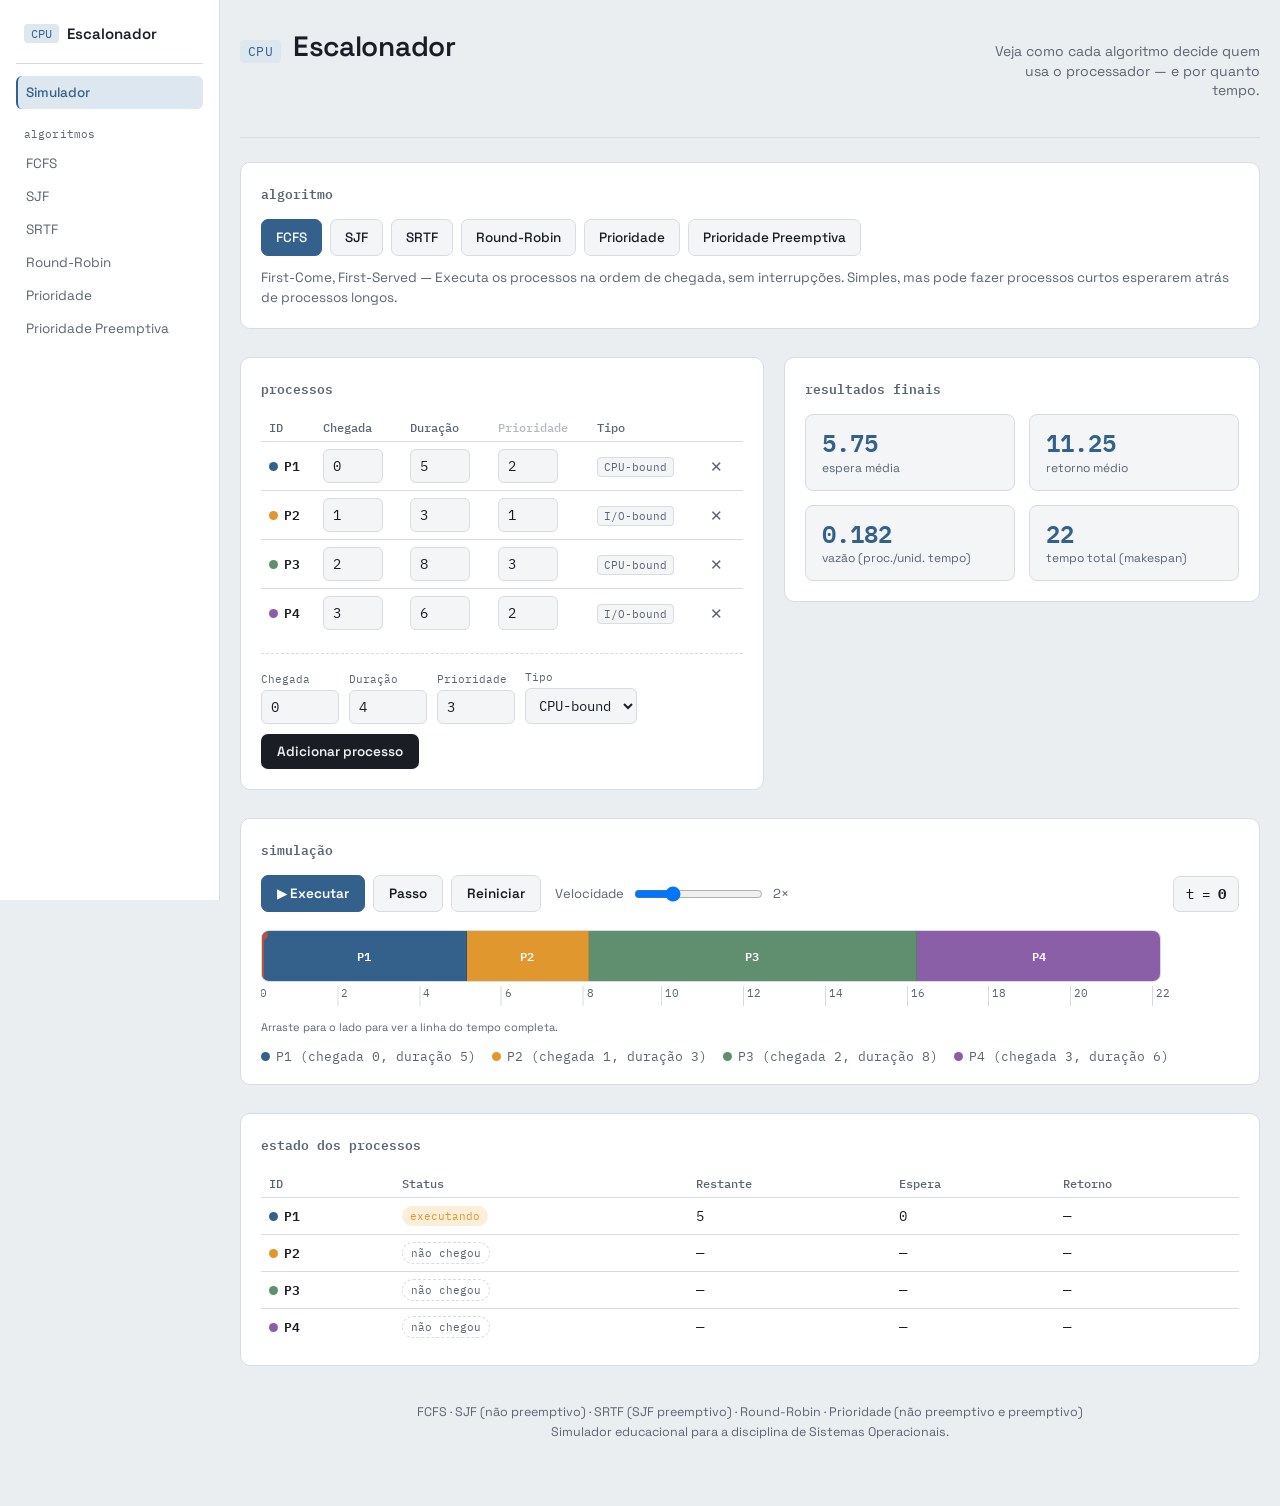
<file: index.html>
<!DOCTYPE html>
<html lang="pt-BR">
<head>
<meta charset="UTF-8">
<meta name="viewport" content="width=device-width, initial-scale=1, viewport-fit=cover">
<title>Escalonador — Simulador de Escalonamento de CPU</title>
<link rel="preconnect" href="https://fonts.googleapis.com">
<link rel="preconnect" href="https://fonts.gstatic.com" crossorigin>
<link href="https://fonts.googleapis.com/css2?family=Space+Grotesk:wght@400;500;600;700&family=IBM+Plex+Mono:wght@400;500;600&display=swap" rel="stylesheet">
<link rel="stylesheet" href="css/style.css">
<link rel="stylesheet" href="css/layout.css">
</head>
<body>
<div class="app-shell">
  <nav class="sidebar" id="sidebarMount"></nav>
  <main class="wrap">

  <header class="top">
    <div class="brand">
      <span class="mark">CPU</span>
      <h1>Escalonador</h1>
    </div>
    <p class="tagline">Veja como cada algoritmo decide quem usa o processador — e por quanto tempo.</p>
  </header>

  <section class="panel" id="algoPanel">
    <h2>algoritmo</h2>
    <div class="algo-row" id="algoRow"></div>
    <p class="algo-desc" id="algoDesc"></p>
    <div class="quantum-row" id="quantumRow" style="display:none;">
      <label for="quantumInput">Quantum</label>
      <input type="number" id="quantumInput" min="1" value="2">
      <span style="color:var(--text-muted); font-size:12.5px;">unidades de tempo por fatia</span>
    </div>
  </section>

  <section class="two-col">
    <div class="panel">
      <h2>processos</h2>
      <table class="ptable">
        <thead>
          <tr>
            <th>ID</th>
            <th>Chegada</th>
            <th>Duração</th>
            <th id="prioHeader">Prioridade</th>
            <th>Tipo</th>
            <th></th>
          </tr>
        </thead>
        <tbody id="ptableBody"></tbody>
      </table>

      <div class="add-row">
        <div class="field">
          <label for="inArrival">Chegada</label>
          <input type="number" id="inArrival" min="0" value="0">
        </div>
        <div class="field">
          <label for="inBurst">Duração</label>
          <input type="number" id="inBurst" min="1" value="4">
        </div>
        <div class="field">
          <label for="inPriority">Prioridade</label>
          <input type="number" id="inPriority" min="1" value="3">
        </div>
        <div class="field">
          <label for="inType">Tipo</label>
          <select id="inType">
            <option value="cpu">CPU-bound</option>
            <option value="io">I/O-bound</option>
          </select>
        </div>
        <button class="add-btn" id="addBtn">Adicionar processo</button>
      </div>
    </div>

    <div class="panel">
      <h2>resultados finais</h2>
      <div class="metrics-grid" id="metricsGrid"></div>
    </div>
  </section>

  <section class="panel">
    <h2>simulação</h2>
    <div class="playback-bar">
      <div class="transport">
        <button id="playBtn" class="primary">▶ Executar</button>
        <button id="stepBtn">Passo</button>
        <button id="resetBtn">Reiniciar</button>
      </div>
      <div class="speed-field">
        <label for="speedInput">Velocidade</label>
        <input type="range" id="speedInput" min="0.5" max="6" step="0.5" value="2">
        <span id="speedLabel">2×</span>
      </div>
      <div class="clock">t = <b id="clockVal">0</b></div>
    </div>

    <div class="gantt-scroll">
      <div class="gantt-track" id="ganttTrack"></div>
      <div class="axis" id="ganttAxis"></div>
    </div>
    <p class="scroll-x-hint">Arraste para o lado para ver a linha do tempo completa.</p>

    <div class="legend" id="legend"></div>
  </section>

  <section class="panel">
    <h2>estado dos processos</h2>
    <table class="ptable">
      <thead>
        <tr>
          <th>ID</th>
          <th>Status</th>
          <th>Restante</th>
          <th>Espera</th>
          <th>Retorno</th>
        </tr>
      </thead>
      <tbody id="statusBody"></tbody>
    </table>
  </section>

  <footer class="note">
    FCFS · SJF (não preemptivo) · SRTF (SJF preemptivo) · Round-Robin · Prioridade (não preemptivo e preemptivo)<br>
    Simulador educacional para a disciplina de Sistemas Operacionais.
  </footer>

  </main>
</div>

<script src="js/engine.js"></script>
<script src="js/sidebar.js"></script>
<script>initSidebar('sidebarMount', { fromDocs: false, current: 'index' });</script>
<script src="js/app.js"></script>
</body>
</html>
</file>
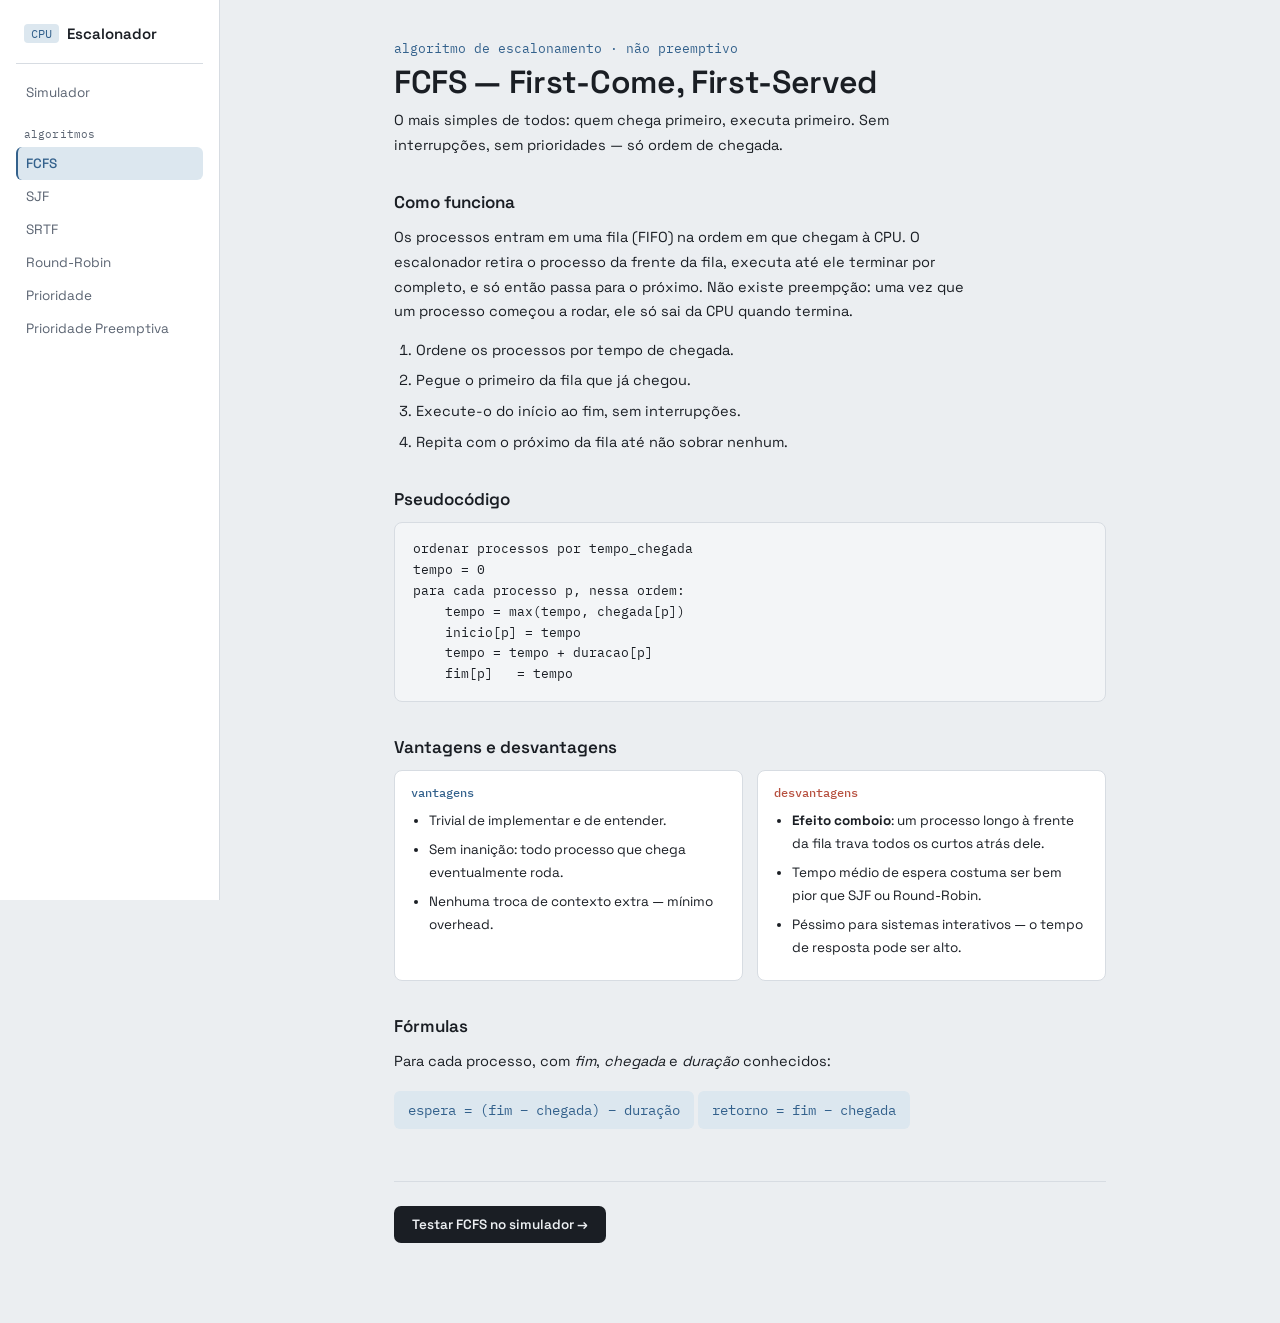
<file: docs/fcfs.html>
<!DOCTYPE html>
<html lang="pt-BR">
<head>
<meta charset="UTF-8">
<meta name="viewport" content="width=device-width, initial-scale=1, viewport-fit=cover">
<title>FCFS — Escalonador</title>
<link rel="preconnect" href="https://fonts.googleapis.com">
<link rel="preconnect" href="https://fonts.gstatic.com" crossorigin>
<link href="https://fonts.googleapis.com/css2?family=Space+Grotesk:wght@400;500;600;700&family=IBM+Plex+Mono:wght@400;500;600&display=swap" rel="stylesheet">
<link rel="stylesheet" href="../css/style.css">
<link rel="stylesheet" href="../css/layout.css">
<link rel="stylesheet" href="../css/docs.css">
</head>
<body>
<div class="app-shell">
  <nav class="sidebar" id="sidebarMount"></nav>
  <main class="docs-main">
    <div class="docs-eyebrow">algoritmo de escalonamento · não preemptivo</div>
    <h1>FCFS — First-Come, First-Served</h1>
    <p class="docs-sub">O mais simples de todos: quem chega primeiro, executa primeiro. Sem interrupções, sem prioridades — só ordem de chegada.</p>

    <h2>Como funciona</h2>
    <p>
      Os processos entram em uma fila (FIFO) na ordem em que chegam à CPU.
      O escalonador retira o processo da frente da fila, executa até ele
      terminar por completo, e só então passa para o próximo. Não existe
      preempção: uma vez que um processo começou a rodar, ele só sai da CPU
      quando termina.
    </p>
    <ol>
      <li>Ordene os processos por tempo de chegada.</li>
      <li>Pegue o primeiro da fila que já chegou.</li>
      <li>Execute-o do início ao fim, sem interrupções.</li>
      <li>Repita com o próximo da fila até não sobrar nenhum.</li>
    </ol>

    <h2>Pseudocódigo</h2>
    <div class="code-block">ordenar processos por tempo_chegada
tempo = 0
para cada processo p, nessa ordem:
    tempo = max(tempo, chegada[p])
    inicio[p] = tempo
    tempo = tempo + duracao[p]
    fim[p]   = tempo</div>

    <h2>Vantagens e desvantagens</h2>
    <div class="pros-cons">
      <div class="pc-card good">
        <h3>vantagens</h3>
        <ul>
          <li>Trivial de implementar e de entender.</li>
          <li>Sem inanição: todo processo que chega eventualmente roda.</li>
          <li>Nenhuma troca de contexto extra — mínimo overhead.</li>
        </ul>
      </div>
      <div class="pc-card bad">
        <h3>desvantagens</h3>
        <ul>
          <li><strong>Efeito comboio</strong>: um processo longo à frente da fila trava todos os curtos atrás dele.</li>
          <li>Tempo médio de espera costuma ser bem pior que SJF ou Round-Robin.</li>
          <li>Péssimo para sistemas interativos — o tempo de resposta pode ser alto.</li>
        </ul>
      </div>
    </div>

    <h2>Fórmulas</h2>
    <p>Para cada processo, com <em>fim</em>, <em>chegada</em> e <em>duração</em> conhecidos:</p>
    <div class="formula">espera = (fim − chegada) − duração</div>
    <div class="formula">retorno = fim − chegada</div>

    <div class="docs-cta">
      <a href="../index.html?algo=fcfs">Testar FCFS no simulador →</a>
    </div>
  </main>
</div>
<script src="../js/engine.js"></script>
<script src="../js/sidebar.js"></script>
<script>initSidebar('sidebarMount', { fromDocs: true, current: 'fcfs' });</script>
</body>
</html>
</file>
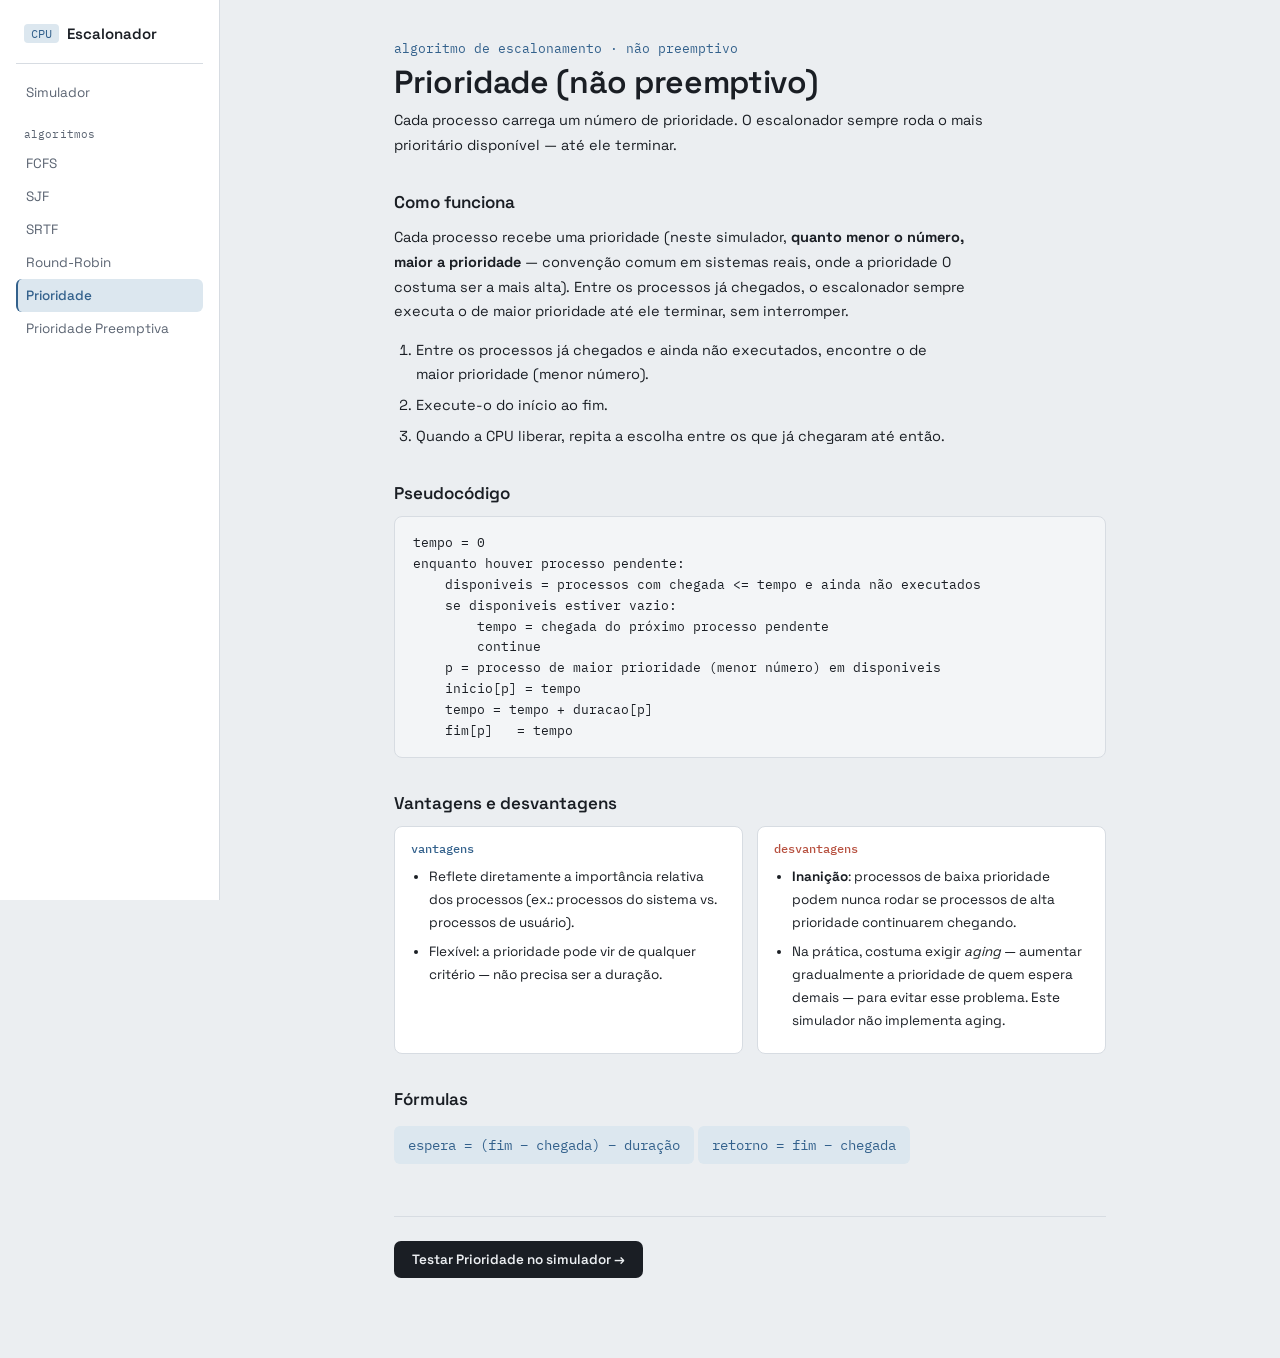
<file: docs/priority-np.html>
<!DOCTYPE html>
<html lang="pt-BR">
<head>
<meta charset="UTF-8">
<meta name="viewport" content="width=device-width, initial-scale=1, viewport-fit=cover">
<title>Prioridade — Escalonador</title>
<link rel="preconnect" href="https://fonts.googleapis.com">
<link rel="preconnect" href="https://fonts.gstatic.com" crossorigin>
<link href="https://fonts.googleapis.com/css2?family=Space+Grotesk:wght@400;500;600;700&family=IBM+Plex+Mono:wght@400;500;600&display=swap" rel="stylesheet">
<link rel="stylesheet" href="../css/style.css">
<link rel="stylesheet" href="../css/layout.css">
<link rel="stylesheet" href="../css/docs.css">
</head>
<body>
<div class="app-shell">
  <nav class="sidebar" id="sidebarMount"></nav>
  <main class="docs-main">
    <div class="docs-eyebrow">algoritmo de escalonamento · não preemptivo</div>
    <h1>Prioridade (não preemptivo)</h1>
    <p class="docs-sub">Cada processo carrega um número de prioridade. O escalonador sempre roda o mais prioritário disponível — até ele terminar.</p>

    <h2>Como funciona</h2>
    <p>
      Cada processo recebe uma prioridade (neste simulador, <strong>quanto
      menor o número, maior a prioridade</strong> — convenção comum em
      sistemas reais, onde a prioridade 0 costuma ser a mais alta). Entre os
      processos já chegados, o escalonador sempre executa o de maior
      prioridade até ele terminar, sem interromper.
    </p>
    <ol>
      <li>Entre os processos já chegados e ainda não executados, encontre o de maior prioridade (menor número).</li>
      <li>Execute-o do início ao fim.</li>
      <li>Quando a CPU liberar, repita a escolha entre os que já chegaram até então.</li>
    </ol>

    <h2>Pseudocódigo</h2>
    <div class="code-block">tempo = 0
enquanto houver processo pendente:
    disponiveis = processos com chegada <= tempo e ainda não executados
    se disponiveis estiver vazio:
        tempo = chegada do próximo processo pendente
        continue
    p = processo de maior prioridade (menor número) em disponiveis
    inicio[p] = tempo
    tempo = tempo + duracao[p]
    fim[p]   = tempo</div>

    <h2>Vantagens e desvantagens</h2>
    <div class="pros-cons">
      <div class="pc-card good">
        <h3>vantagens</h3>
        <ul>
          <li>Reflete diretamente a importância relativa dos processos (ex.: processos do sistema vs. processos de usuário).</li>
          <li>Flexível: a prioridade pode vir de qualquer critério — não precisa ser a duração.</li>
        </ul>
      </div>
      <div class="pc-card bad">
        <h3>desvantagens</h3>
        <ul>
          <li><strong>Inanição</strong>: processos de baixa prioridade podem nunca rodar se processos de alta prioridade continuarem chegando.</li>
          <li>Na prática, costuma exigir <em>aging</em> — aumentar gradualmente a prioridade de quem espera demais — para evitar esse problema. Este simulador não implementa aging.</li>
        </ul>
      </div>
    </div>

    <h2>Fórmulas</h2>
    <div class="formula">espera = (fim − chegada) − duração</div>
    <div class="formula">retorno = fim − chegada</div>

    <div class="docs-cta">
      <a href="../index.html?algo=prio_np">Testar Prioridade no simulador →</a>
    </div>
  </main>
</div>
<script src="../js/engine.js"></script>
<script src="../js/sidebar.js"></script>
<script>initSidebar('sidebarMount', { fromDocs: true, current: 'priority-np' });</script>
</body>
</html>
</file>
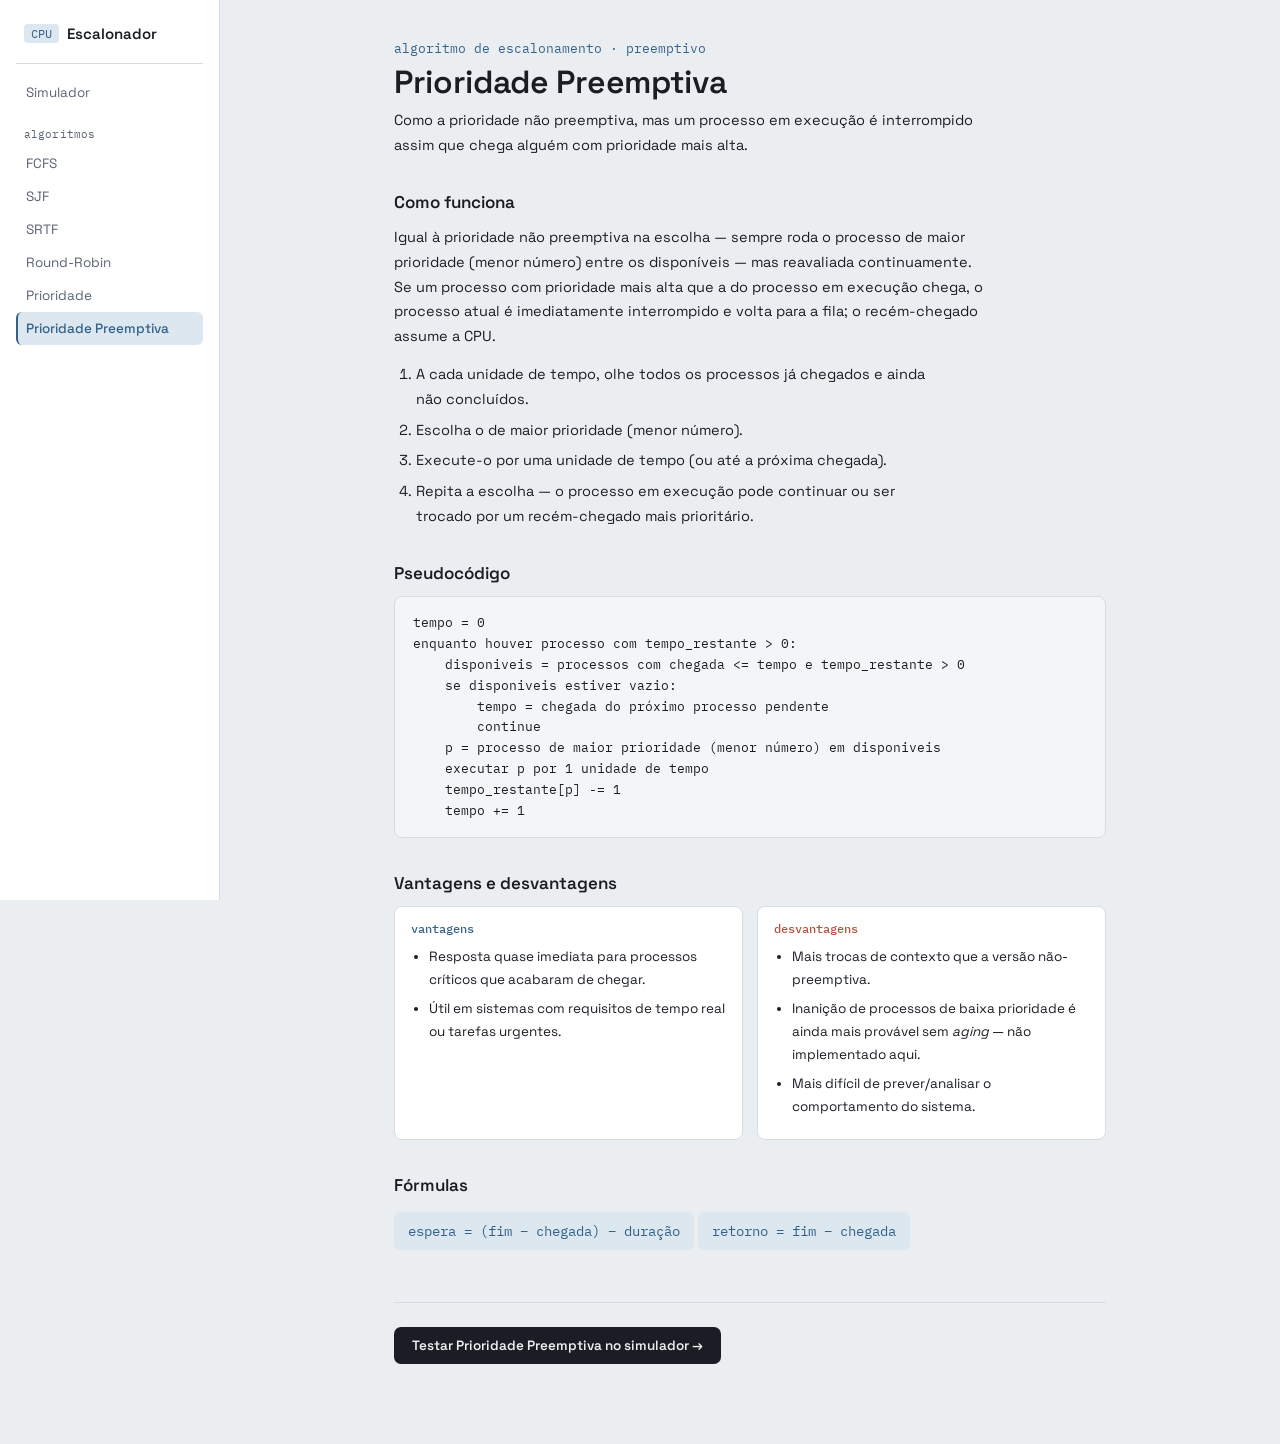
<file: docs/priority-p.html>
<!DOCTYPE html>
<html lang="pt-BR">
<head>
<meta charset="UTF-8">
<meta name="viewport" content="width=device-width, initial-scale=1, viewport-fit=cover">
<title>Prioridade Preemptiva — Escalonador</title>
<link rel="preconnect" href="https://fonts.googleapis.com">
<link rel="preconnect" href="https://fonts.gstatic.com" crossorigin>
<link href="https://fonts.googleapis.com/css2?family=Space+Grotesk:wght@400;500;600;700&family=IBM+Plex+Mono:wght@400;500;600&display=swap" rel="stylesheet">
<link rel="stylesheet" href="../css/style.css">
<link rel="stylesheet" href="../css/layout.css">
<link rel="stylesheet" href="../css/docs.css">
</head>
<body>
<div class="app-shell">
  <nav class="sidebar" id="sidebarMount"></nav>
  <main class="docs-main">
    <div class="docs-eyebrow">algoritmo de escalonamento · preemptivo</div>
    <h1>Prioridade Preemptiva</h1>
    <p class="docs-sub">Como a prioridade não preemptiva, mas um processo em execução é interrompido assim que chega alguém com prioridade mais alta.</p>

    <h2>Como funciona</h2>
    <p>
      Igual à prioridade não preemptiva na escolha — sempre roda o processo
      de maior prioridade (menor número) entre os disponíveis — mas
      reavaliada continuamente. Se um processo com prioridade mais alta que
      a do processo em execução chega, o processo atual é imediatamente
      interrompido e volta para a fila; o recém-chegado assume a CPU.
    </p>
    <ol>
      <li>A cada unidade de tempo, olhe todos os processos já chegados e ainda não concluídos.</li>
      <li>Escolha o de maior prioridade (menor número).</li>
      <li>Execute-o por uma unidade de tempo (ou até a próxima chegada).</li>
      <li>Repita a escolha — o processo em execução pode continuar ou ser trocado por um recém-chegado mais prioritário.</li>
    </ol>

    <h2>Pseudocódigo</h2>
    <div class="code-block">tempo = 0
enquanto houver processo com tempo_restante > 0:
    disponiveis = processos com chegada <= tempo e tempo_restante > 0
    se disponiveis estiver vazio:
        tempo = chegada do próximo processo pendente
        continue
    p = processo de maior prioridade (menor número) em disponiveis
    executar p por 1 unidade de tempo
    tempo_restante[p] -= 1
    tempo += 1</div>

    <h2>Vantagens e desvantagens</h2>
    <div class="pros-cons">
      <div class="pc-card good">
        <h3>vantagens</h3>
        <ul>
          <li>Resposta quase imediata para processos críticos que acabaram de chegar.</li>
          <li>Útil em sistemas com requisitos de tempo real ou tarefas urgentes.</li>
        </ul>
      </div>
      <div class="pc-card bad">
        <h3>desvantagens</h3>
        <ul>
          <li>Mais trocas de contexto que a versão não-preemptiva.</li>
          <li>Inanição de processos de baixa prioridade é ainda mais provável sem <em>aging</em> — não implementado aqui.</li>
          <li>Mais difícil de prever/analisar o comportamento do sistema.</li>
        </ul>
      </div>
    </div>

    <h2>Fórmulas</h2>
    <div class="formula">espera = (fim − chegada) − duração</div>
    <div class="formula">retorno = fim − chegada</div>

    <div class="docs-cta">
      <a href="../index.html?algo=prio_p">Testar Prioridade Preemptiva no simulador →</a>
    </div>
  </main>
</div>
<script src="../js/engine.js"></script>
<script src="../js/sidebar.js"></script>
<script>initSidebar('sidebarMount', { fromDocs: true, current: 'priority-p' });</script>
</body>
</html>
</file>
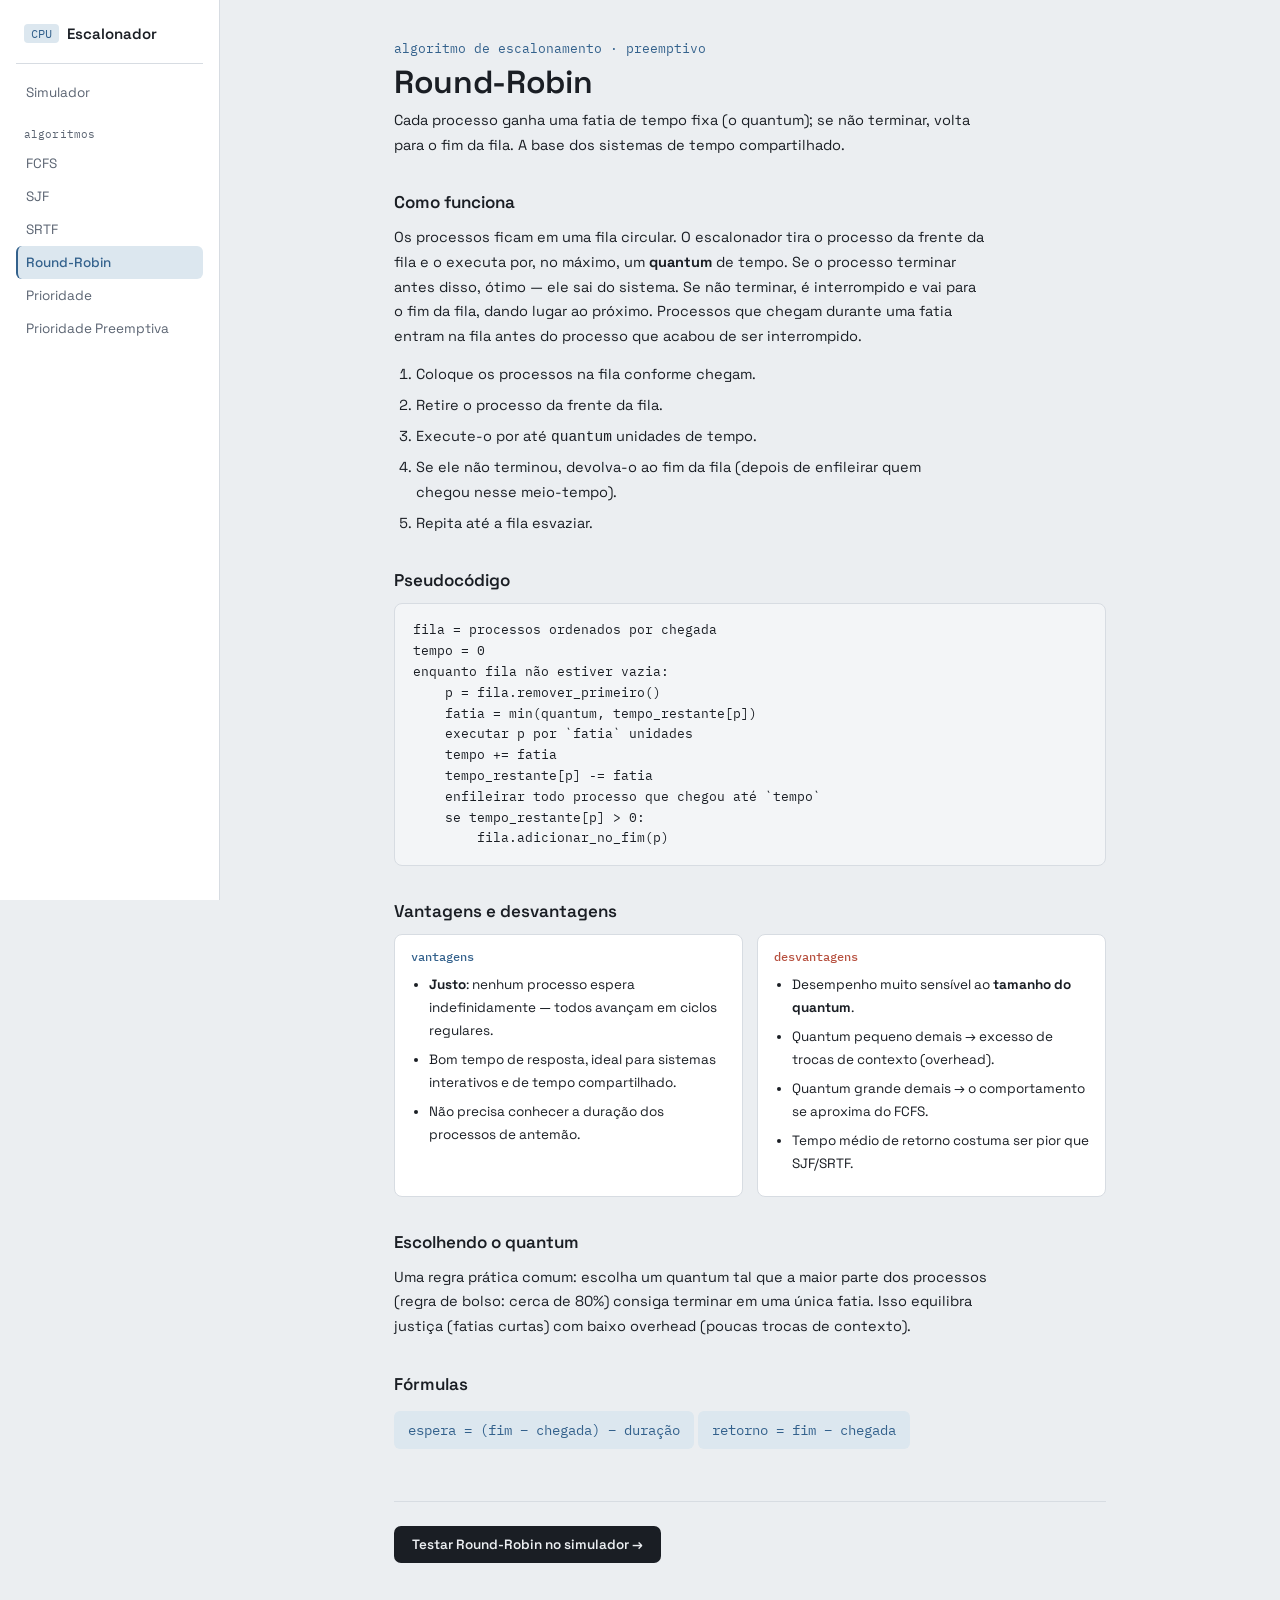
<file: docs/round-robin.html>
<!DOCTYPE html>
<html lang="pt-BR">
<head>
<meta charset="UTF-8">
<meta name="viewport" content="width=device-width, initial-scale=1, viewport-fit=cover">
<title>Round-Robin — Escalonador</title>
<link rel="preconnect" href="https://fonts.googleapis.com">
<link rel="preconnect" href="https://fonts.gstatic.com" crossorigin>
<link href="https://fonts.googleapis.com/css2?family=Space+Grotesk:wght@400;500;600;700&family=IBM+Plex+Mono:wght@400;500;600&display=swap" rel="stylesheet">
<link rel="stylesheet" href="../css/style.css">
<link rel="stylesheet" href="../css/layout.css">
<link rel="stylesheet" href="../css/docs.css">
</head>
<body>
<div class="app-shell">
  <nav class="sidebar" id="sidebarMount"></nav>
  <main class="docs-main">
    <div class="docs-eyebrow">algoritmo de escalonamento · preemptivo</div>
    <h1>Round-Robin</h1>
    <p class="docs-sub">Cada processo ganha uma fatia de tempo fixa (o quantum); se não terminar, volta para o fim da fila. A base dos sistemas de tempo compartilhado.</p>

    <h2>Como funciona</h2>
    <p>
      Os processos ficam em uma fila circular. O escalonador tira o
      processo da frente da fila e o executa por, no máximo, um
      <strong>quantum</strong> de tempo. Se o processo terminar antes disso,
      ótimo — ele sai do sistema. Se não terminar, é interrompido e vai para
      o fim da fila, dando lugar ao próximo. Processos que chegam durante
      uma fatia entram na fila antes do processo que acabou de ser
      interrompido.
    </p>
    <ol>
      <li>Coloque os processos na fila conforme chegam.</li>
      <li>Retire o processo da frente da fila.</li>
      <li>Execute-o por até <code>quantum</code> unidades de tempo.</li>
      <li>Se ele não terminou, devolva-o ao fim da fila (depois de enfileirar quem chegou nesse meio-tempo).</li>
      <li>Repita até a fila esvaziar.</li>
    </ol>

    <h2>Pseudocódigo</h2>
    <div class="code-block">fila = processos ordenados por chegada
tempo = 0
enquanto fila não estiver vazia:
    p = fila.remover_primeiro()
    fatia = min(quantum, tempo_restante[p])
    executar p por `fatia` unidades
    tempo += fatia
    tempo_restante[p] -= fatia
    enfileirar todo processo que chegou até `tempo`
    se tempo_restante[p] > 0:
        fila.adicionar_no_fim(p)</div>

    <h2>Vantagens e desvantagens</h2>
    <div class="pros-cons">
      <div class="pc-card good">
        <h3>vantagens</h3>
        <ul>
          <li><strong>Justo</strong>: nenhum processo espera indefinidamente — todos avançam em ciclos regulares.</li>
          <li>Bom tempo de resposta, ideal para sistemas interativos e de tempo compartilhado.</li>
          <li>Não precisa conhecer a duração dos processos de antemão.</li>
        </ul>
      </div>
      <div class="pc-card bad">
        <h3>desvantagens</h3>
        <ul>
          <li>Desempenho muito sensível ao <strong>tamanho do quantum</strong>.</li>
          <li>Quantum pequeno demais → excesso de trocas de contexto (overhead).</li>
          <li>Quantum grande demais → o comportamento se aproxima do FCFS.</li>
          <li>Tempo médio de retorno costuma ser pior que SJF/SRTF.</li>
        </ul>
      </div>
    </div>

    <h2>Escolhendo o quantum</h2>
    <p>
      Uma regra prática comum: escolha um quantum tal que a maior parte dos
      processos (regra de bolso: cerca de 80%) consiga terminar em uma única
      fatia. Isso equilibra justiça (fatias curtas) com baixo overhead
      (poucas trocas de contexto).
    </p>

    <h2>Fórmulas</h2>
    <div class="formula">espera = (fim − chegada) − duração</div>
    <div class="formula">retorno = fim − chegada</div>

    <div class="docs-cta">
      <a href="../index.html?algo=rr">Testar Round-Robin no simulador →</a>
    </div>
  </main>
</div>
<script src="../js/engine.js"></script>
<script src="../js/sidebar.js"></script>
<script>initSidebar('sidebarMount', { fromDocs: true, current: 'round-robin' });</script>
</body>
</html>
</file>
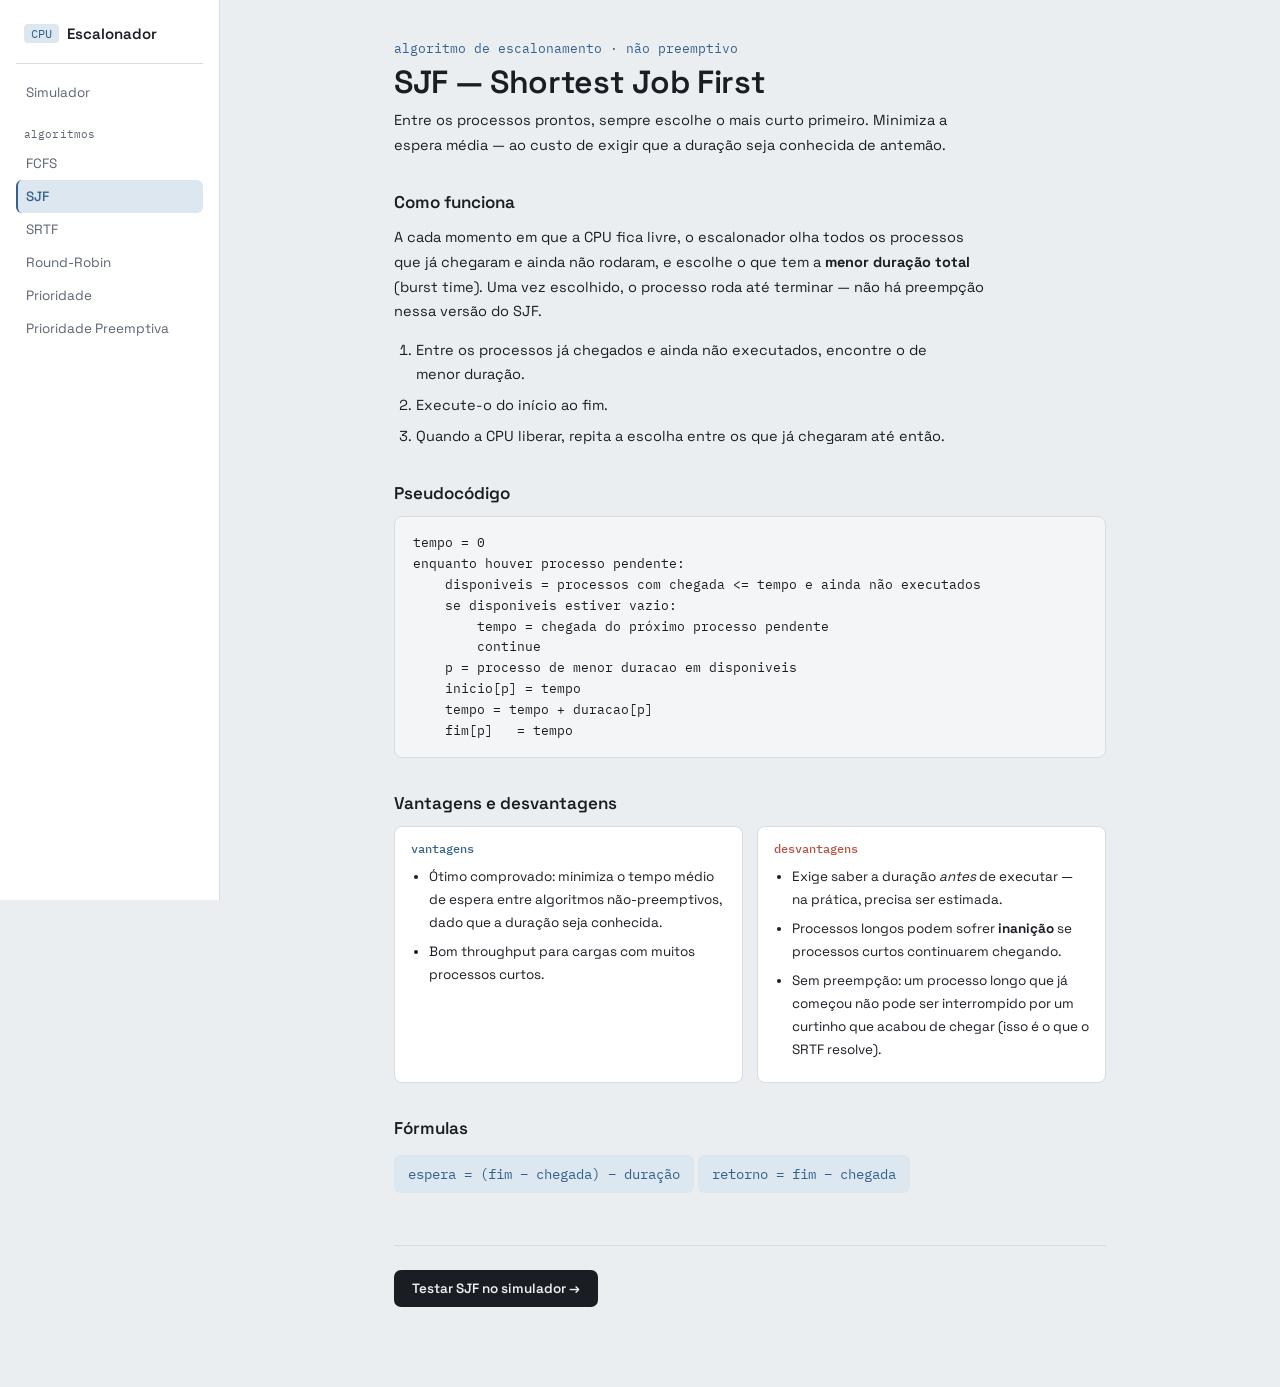
<file: docs/sjf.html>
<!DOCTYPE html>
<html lang="pt-BR">
<head>
<meta charset="UTF-8">
<meta name="viewport" content="width=device-width, initial-scale=1, viewport-fit=cover">
<title>SJF — Escalonador</title>
<link rel="preconnect" href="https://fonts.googleapis.com">
<link rel="preconnect" href="https://fonts.gstatic.com" crossorigin>
<link href="https://fonts.googleapis.com/css2?family=Space+Grotesk:wght@400;500;600;700&family=IBM+Plex+Mono:wght@400;500;600&display=swap" rel="stylesheet">
<link rel="stylesheet" href="../css/style.css">
<link rel="stylesheet" href="../css/layout.css">
<link rel="stylesheet" href="../css/docs.css">
</head>
<body>
<div class="app-shell">
  <nav class="sidebar" id="sidebarMount"></nav>
  <main class="docs-main">
    <div class="docs-eyebrow">algoritmo de escalonamento · não preemptivo</div>
    <h1>SJF — Shortest Job First</h1>
    <p class="docs-sub">Entre os processos prontos, sempre escolhe o mais curto primeiro. Minimiza a espera média — ao custo de exigir que a duração seja conhecida de antemão.</p>

    <h2>Como funciona</h2>
    <p>
      A cada momento em que a CPU fica livre, o escalonador olha todos os
      processos que já chegaram e ainda não rodaram, e escolhe o que tem a
      <strong>menor duração total</strong> (burst time). Uma vez escolhido,
      o processo roda até terminar — não há preempção nessa versão do SJF.
    </p>
    <ol>
      <li>Entre os processos já chegados e ainda não executados, encontre o de menor duração.</li>
      <li>Execute-o do início ao fim.</li>
      <li>Quando a CPU liberar, repita a escolha entre os que já chegaram até então.</li>
    </ol>

    <h2>Pseudocódigo</h2>
    <div class="code-block">tempo = 0
enquanto houver processo pendente:
    disponiveis = processos com chegada <= tempo e ainda não executados
    se disponiveis estiver vazio:
        tempo = chegada do próximo processo pendente
        continue
    p = processo de menor duracao em disponiveis
    inicio[p] = tempo
    tempo = tempo + duracao[p]
    fim[p]   = tempo</div>

    <h2>Vantagens e desvantagens</h2>
    <div class="pros-cons">
      <div class="pc-card good">
        <h3>vantagens</h3>
        <ul>
          <li>Ótimo comprovado: minimiza o tempo médio de espera entre algoritmos não-preemptivos, dado que a duração seja conhecida.</li>
          <li>Bom throughput para cargas com muitos processos curtos.</li>
        </ul>
      </div>
      <div class="pc-card bad">
        <h3>desvantagens</h3>
        <ul>
          <li>Exige saber a duração <em>antes</em> de executar — na prática, precisa ser estimada.</li>
          <li>Processos longos podem sofrer <strong>inanição</strong> se processos curtos continuarem chegando.</li>
          <li>Sem preempção: um processo longo que já começou não pode ser interrompido por um curtinho que acabou de chegar (isso é o que o SRTF resolve).</li>
        </ul>
      </div>
    </div>

    <h2>Fórmulas</h2>
    <div class="formula">espera = (fim − chegada) − duração</div>
    <div class="formula">retorno = fim − chegada</div>

    <div class="docs-cta">
      <a href="../index.html?algo=sjf">Testar SJF no simulador →</a>
    </div>
  </main>
</div>
<script src="../js/engine.js"></script>
<script src="../js/sidebar.js"></script>
<script>initSidebar('sidebarMount', { fromDocs: true, current: 'sjf' });</script>
</body>
</html>
</file>
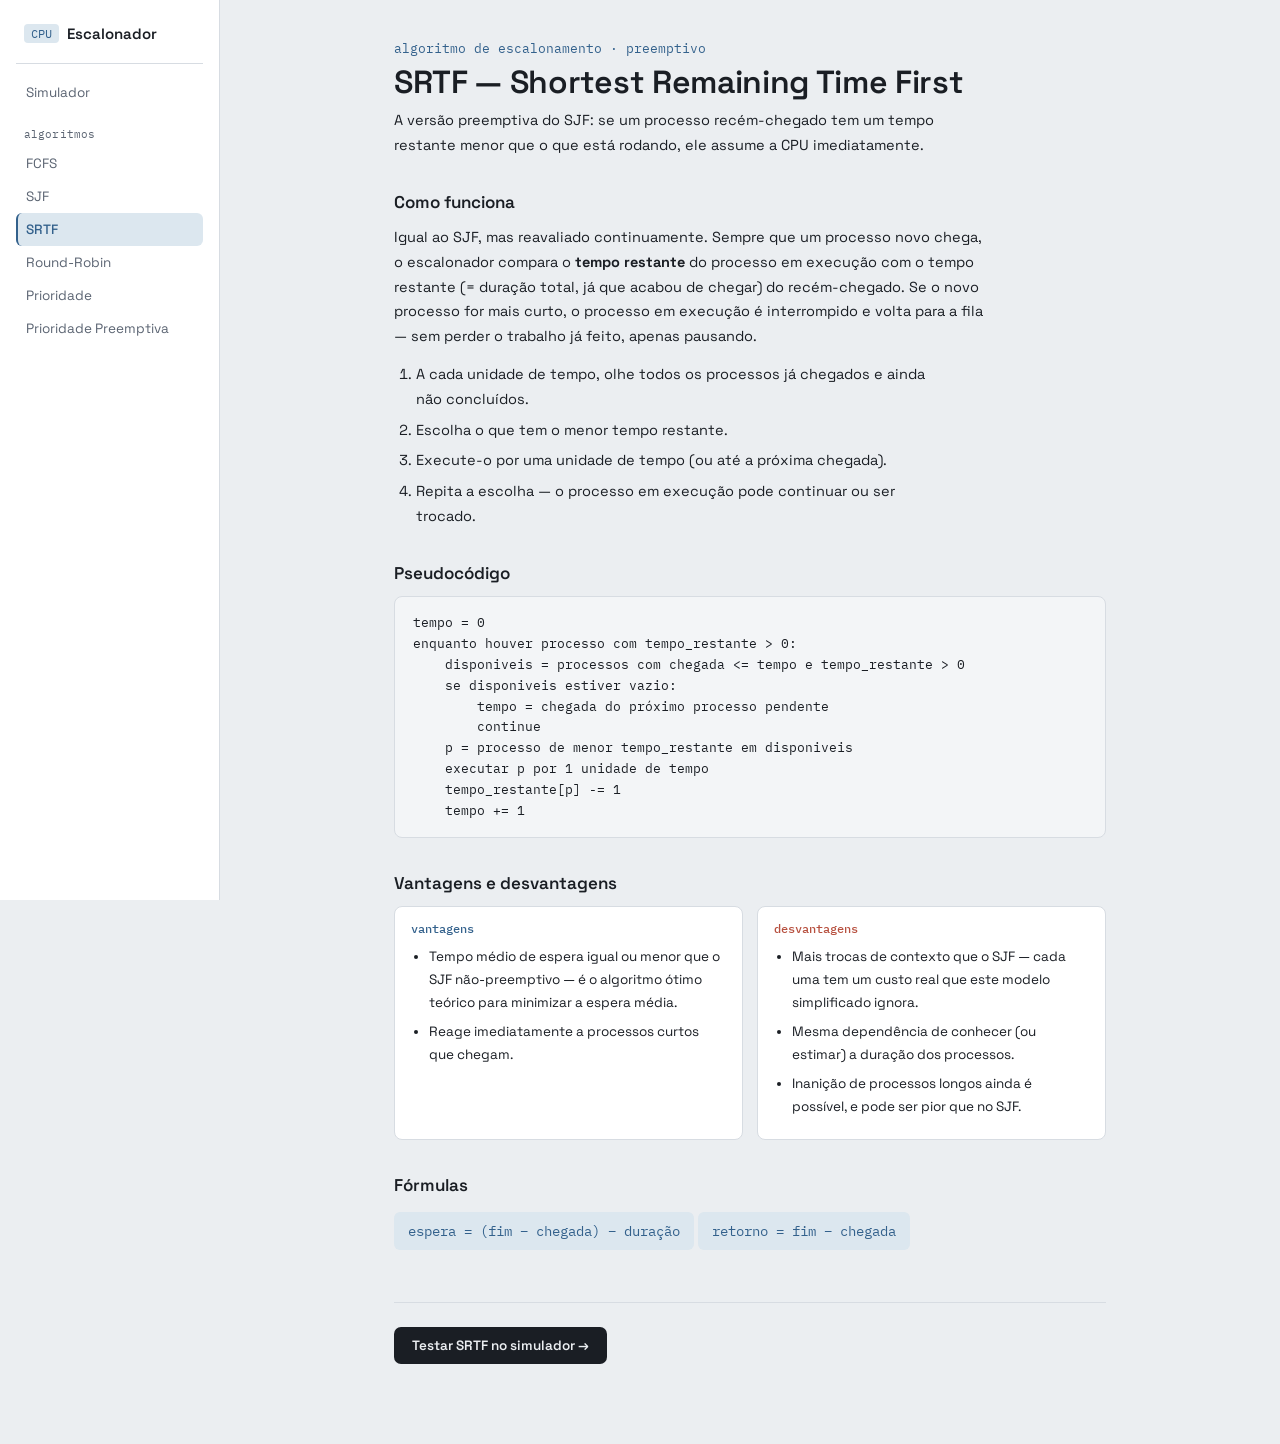
<file: docs/srtf.html>
<!DOCTYPE html>
<html lang="pt-BR">
<head>
<meta charset="UTF-8">
<meta name="viewport" content="width=device-width, initial-scale=1, viewport-fit=cover">
<title>SRTF — Escalonador</title>
<link rel="preconnect" href="https://fonts.googleapis.com">
<link rel="preconnect" href="https://fonts.gstatic.com" crossorigin>
<link href="https://fonts.googleapis.com/css2?family=Space+Grotesk:wght@400;500;600;700&family=IBM+Plex+Mono:wght@400;500;600&display=swap" rel="stylesheet">
<link rel="stylesheet" href="../css/style.css">
<link rel="stylesheet" href="../css/layout.css">
<link rel="stylesheet" href="../css/docs.css">
</head>
<body>
<div class="app-shell">
  <nav class="sidebar" id="sidebarMount"></nav>
  <main class="docs-main">
    <div class="docs-eyebrow">algoritmo de escalonamento · preemptivo</div>
    <h1>SRTF — Shortest Remaining Time First</h1>
    <p class="docs-sub">A versão preemptiva do SJF: se um processo recém-chegado tem um tempo restante menor que o que está rodando, ele assume a CPU imediatamente.</p>

    <h2>Como funciona</h2>
    <p>
      Igual ao SJF, mas reavaliado continuamente. Sempre que um processo
      novo chega, o escalonador compara o <strong>tempo restante</strong> do
      processo em execução com o tempo restante (= duração total, já que
      acabou de chegar) do recém-chegado. Se o novo processo for mais curto,
      o processo em execução é interrompido e volta para a fila — sem perder
      o trabalho já feito, apenas pausando.
    </p>
    <ol>
      <li>A cada unidade de tempo, olhe todos os processos já chegados e ainda não concluídos.</li>
      <li>Escolha o que tem o menor tempo restante.</li>
      <li>Execute-o por uma unidade de tempo (ou até a próxima chegada).</li>
      <li>Repita a escolha — o processo em execução pode continuar ou ser trocado.</li>
    </ol>

    <h2>Pseudocódigo</h2>
    <div class="code-block">tempo = 0
enquanto houver processo com tempo_restante > 0:
    disponiveis = processos com chegada <= tempo e tempo_restante > 0
    se disponiveis estiver vazio:
        tempo = chegada do próximo processo pendente
        continue
    p = processo de menor tempo_restante em disponiveis
    executar p por 1 unidade de tempo
    tempo_restante[p] -= 1
    tempo += 1</div>

    <h2>Vantagens e desvantagens</h2>
    <div class="pros-cons">
      <div class="pc-card good">
        <h3>vantagens</h3>
        <ul>
          <li>Tempo médio de espera igual ou menor que o SJF não-preemptivo — é o algoritmo ótimo teórico para minimizar a espera média.</li>
          <li>Reage imediatamente a processos curtos que chegam.</li>
        </ul>
      </div>
      <div class="pc-card bad">
        <h3>desvantagens</h3>
        <ul>
          <li>Mais trocas de contexto que o SJF — cada uma tem um custo real que este modelo simplificado ignora.</li>
          <li>Mesma dependência de conhecer (ou estimar) a duração dos processos.</li>
          <li>Inanição de processos longos ainda é possível, e pode ser pior que no SJF.</li>
        </ul>
      </div>
    </div>

    <h2>Fórmulas</h2>
    <div class="formula">espera = (fim − chegada) − duração</div>
    <div class="formula">retorno = fim − chegada</div>

    <div class="docs-cta">
      <a href="../index.html?algo=srtf">Testar SRTF no simulador →</a>
    </div>
  </main>
</div>
<script src="../js/engine.js"></script>
<script src="../js/sidebar.js"></script>
<script>initSidebar('sidebarMount', { fromDocs: true, current: 'srtf' });</script>
</body>
</html>
</file>
<file: css/style.css>
:root {
  --bg: #EBEEF1;
  --surface: #FFFFFF;
  --surface-2: #F3F5F7;
  --text: #1A1E24;
  --text-muted: #5B6472;
  --border: #D7DCE2;
  --accent: #33618C;
  --accent-soft: #DCE7EF;
  --running: #E0972E;
  --running-soft: #FCEFD9;
  --idle: #C7CDD4;
  --danger: #B7503F;
  --focus: #33618C;
  --font-display: 'Space Grotesk', system-ui, sans-serif;
  --font-mono: 'IBM Plex Mono', ui-monospace, monospace;
  box-sizing: border-box;
  padding-top: env(safe-area-inset-top, 0px);
  padding-bottom: env(safe-area-inset-bottom, 0px);
}
@media (prefers-color-scheme: dark) {
  :root:not([data-theme="light"]) {
    --bg: #15181C;
    --surface: #1C2025;
    --surface-2: #22262C;
    --text: #E8EAED;
    --text-muted: #939CA6;
    --border: #2C3138;
    --accent: #6FA0C9;
    --accent-soft: #223141;
    --running: #E8A83F;
    --running-soft: #3A2E17;
    --idle: #363C44;
    --danger: #D6786A;
  }
}
:root[data-theme="dark"] {
  --bg: #15181C;
  --surface: #1C2025;
  --surface-2: #22262C;
  --text: #E8EAED;
  --text-muted: #939CA6;
  --border: #2C3138;
  --accent: #6FA0C9;
  --accent-soft: #223141;
  --running: #E8A83F;
  --running-soft: #3A2E17;
  --idle: #363C44;
  --danger: #D6786A;
}
html { scroll-padding-top: env(safe-area-inset-top, 0px); }
* { box-sizing: border-box; }
body {
  margin: 0;
  background: var(--bg);
  color: var(--text);
  font-family: var(--font-display);
  -webkit-font-smoothing: antialiased;
  min-height: 100%;
}
.wrap {
  max-width: 1180px;
  margin: 0 auto;
  padding: 28px 20px 64px;
}
header.top {
  display: flex;
  flex-wrap: wrap;
  align-items: baseline;
  justify-content: space-between;
  gap: 10px;
  padding-bottom: 22px;
  margin-bottom: 24px;
  border-bottom: 1px solid var(--border);
}
.brand {
  display: flex;
  align-items: baseline;
  gap: 12px;
}
.brand .mark {
  font-family: var(--font-mono);
  font-size: 13px;
  color: var(--accent);
  background: var(--accent-soft);
  padding: 3px 8px;
  border-radius: 4px;
  letter-spacing: 0.02em;
}
h1 {
  font-size: clamp(22px, 3vw, 28px);
  font-weight: 600;
  margin: 0;
  letter-spacing: -0.01em;
}
.tagline {
  color: var(--text-muted);
  font-size: 14px;
  max-width: 30ch;
  line-height: 1.4;
  text-align: right;
}
@media (max-width: 640px) { .tagline { text-align: left; } }

section { margin-bottom: 28px; }
.panel {
  background: var(--surface);
  border: 1px solid var(--border);
  border-radius: 10px;
  padding: 20px;
}
h2 {
  font-size: 13px;
  font-weight: 600;
  text-transform: none;
  color: var(--text-muted);
  margin: 0 0 14px 0;
  font-family: var(--font-mono);
}

/* Algorithm selector */
.algo-row {
  display: flex;
  flex-wrap: wrap;
  gap: 8px;
  margin-bottom: 12px;
}
.algo-btn {
  font-family: var(--font-display);
  font-size: 13.5px;
  font-weight: 500;
  padding: 9px 14px;
  border-radius: 7px;
  border: 1px solid var(--border);
  background: var(--surface-2);
  color: var(--text);
  cursor: pointer;
  transition: background .12s ease, border-color .12s ease, color .12s ease;
}
.algo-btn:hover { border-color: var(--accent); }
.algo-btn.active {
  background: var(--accent);
  border-color: var(--accent);
  color: white;
}
.algo-desc {
  color: var(--text-muted);
  font-size: 13.5px;
  line-height: 1.5;
  margin: 0;
}
.quantum-row {
  display: flex;
  align-items: center;
  gap: 10px;
  margin-top: 14px;
}
.quantum-row label { font-size: 13px; color: var(--text-muted); }
.quantum-row input {
  width: 64px;
}

/* form controls shared */
input[type=number], select {
  font-family: var(--font-mono);
  font-size: 13.5px;
  padding: 7px 9px;
  border-radius: 6px;
  border: 1px solid var(--border);
  background: var(--surface-2);
  color: var(--text);
}
input[type=number]:focus, select:focus, button:focus-visible {
  outline: 2px solid var(--focus);
  outline-offset: 1px;
}
input[type=number] { width: 78px; }

/* process table */
table.ptable { width: 100%; border-collapse: collapse; font-size: 13.5px; }
table.ptable th {
  text-align: left;
  font-family: var(--font-mono);
  font-weight: 500;
  color: var(--text-muted);
  font-size: 11.5px;
  padding: 6px 8px;
  border-bottom: 1px solid var(--border);
}
table.ptable td {
  padding: 7px 8px;
  border-bottom: 1px solid var(--border);
  vertical-align: middle;
}
table.ptable tr:last-child td { border-bottom: none; }
.pid-chip {
  display: inline-flex;
  align-items: center;
  gap: 6px;
  font-family: var(--font-mono);
  font-weight: 600;
  font-size: 13px;
}
.dot { width: 9px; height: 9px; border-radius: 50%; flex-shrink: 0; }
.type-tag {
  font-family: var(--font-mono);
  font-size: 10.5px;
  padding: 2px 6px;
  border-radius: 4px;
  background: var(--surface-2);
  color: var(--text-muted);
  border: 1px solid var(--border);
}
.remove-btn {
  background: none;
  border: none;
  color: var(--text-muted);
  cursor: pointer;
  font-size: 15px;
  line-height: 1;
  padding: 4px 6px;
  border-radius: 5px;
}
.remove-btn:hover { color: var(--danger); background: var(--surface-2); }

.add-row {
  display: flex;
  flex-wrap: wrap;
  gap: 10px;
  align-items: flex-end;
  margin-top: 16px;
  padding-top: 16px;
  border-top: 1px dashed var(--border);
}
.field { display: flex; flex-direction: column; gap: 4px; }
.field label { font-size: 11px; color: var(--text-muted); font-family: var(--font-mono); }
.add-btn {
  font-family: var(--font-display);
  font-weight: 600;
  font-size: 13.5px;
  background: var(--text);
  color: var(--bg);
  border: none;
  padding: 9px 16px;
  border-radius: 7px;
  cursor: pointer;
}
.add-btn:hover { opacity: .88; }

/* playback */
.playback-bar {
  display: flex;
  flex-wrap: wrap;
  align-items: center;
  gap: 14px;
}
.transport { display: flex; gap: 8px; }
.transport button {
  font-family: var(--font-display);
  font-weight: 600;
  font-size: 13.5px;
  border: 1px solid var(--border);
  background: var(--surface-2);
  color: var(--text);
  padding: 9px 15px;
  border-radius: 7px;
  cursor: pointer;
}
.transport button.primary {
  background: var(--accent);
  border-color: var(--accent);
  color: white;
}
.transport button:hover { border-color: var(--accent); }
.speed-field { display: flex; align-items: center; gap: 8px; font-size: 13px; color: var(--text-muted); }
.clock {
  margin-left: auto;
  font-family: var(--font-mono);
  font-size: 14px;
  background: var(--surface-2);
  border: 1px solid var(--border);
  padding: 8px 12px;
  border-radius: 7px;
}
.clock b { color: var(--text); }

/* gantt */
.gantt-scroll {
  overflow-x: auto;
  padding-bottom: 8px;
  margin-top: 18px;
}
.gantt-track {
  position: relative;
  display: flex;
  height: 52px;
  border-radius: 8px;
  overflow: hidden;
  border: 1px solid var(--border);
}
.seg {
  height: 100%;
  display: flex;
  align-items: center;
  justify-content: center;
  font-family: var(--font-mono);
  font-size: 12px;
  font-weight: 600;
  color: white;
  border-right: 1px solid rgba(0,0,0,0.12);
  flex-shrink: 0;
  position: relative;
  white-space: nowrap;
  overflow: hidden;
}
.seg.idle {
  background: repeating-linear-gradient(45deg, var(--idle), var(--idle) 6px, var(--surface-2) 6px, var(--surface-2) 12px);
  color: var(--text-muted);
}
.seg.past { filter: brightness(0.6) saturate(0.7); }
.axis {
  position: relative;
  height: 20px;
  margin-top: 4px;
}
.tick {
  position: absolute;
  top: 0;
  font-family: var(--font-mono);
  font-size: 10.5px;
  color: var(--text-muted);
  transform: translateX(-50%);
  border-left: 1px solid var(--border);
  padding-left: 3px;
  height: 100%;
}
.playhead {
  position: absolute;
  top: 0;
  bottom: -24px;
  width: 2px;
  background: var(--danger);
  pointer-events: none;
  transition: left 0.05s linear;
}
.playhead::before {
  content: '';
  position: absolute;
  top: -1px;
  left: -4px;
  width: 10px;
  height: 10px;
  border-radius: 50%;
  background: var(--danger);
}
.legend {
  display: flex;
  flex-wrap: wrap;
  gap: 10px 16px;
  margin-top: 14px;
  font-size: 12.5px;
  font-family: var(--font-mono);
  color: var(--text-muted);
}
.legend span { display: inline-flex; align-items: center; gap: 6px; }

/* status table */
.status-badge {
  font-family: var(--font-mono);
  font-size: 11px;
  padding: 3px 8px;
  border-radius: 100px;
  display: inline-block;
}
.status-badge.running { background: var(--running-soft); color: var(--running); }
.status-badge.waiting { background: var(--surface-2); color: var(--text-muted); border: 1px solid var(--border); }
.status-badge.done { background: var(--accent-soft); color: var(--accent); }
.status-badge.notarrived { background: transparent; color: var(--text-muted); border: 1px dashed var(--border); }

/* metrics */
.metrics-grid {
  display: grid;
  grid-template-columns: repeat(auto-fit, minmax(140px, 1fr));
  gap: 14px;
}
.metric {
  background: var(--surface-2);
  border: 1px solid var(--border);
  border-radius: 8px;
  padding: 14px 16px;
}
.metric .num {
  font-family: var(--font-mono);
  font-size: 24px;
  font-weight: 600;
  color: var(--accent);
  line-height: 1.1;
}
.metric .lbl {
  font-size: 12px;
  color: var(--text-muted);
  margin-top: 4px;
}

.two-col {
  display: grid;
  grid-template-columns: 1.1fr 1fr;
  gap: 20px;
  align-items: start;
}
@media (max-width: 860px) {
  .two-col { grid-template-columns: 1fr; }
}

footer.note {
  color: var(--text-muted);
  font-size: 12.5px;
  text-align: center;
  margin-top: 36px;
  line-height: 1.6;
}
.scroll-x-hint {
  font-size: 11px;
  color: var(--text-muted);
  margin-top: 6px;
}
</file>
<file: css/layout.css>
/**
 * layout.css
 * The two-column app shell (sidebar + content) shared by index.html and
 * every page under docs/. Component styles for the simulator itself live
 * in style.css; prose styles for the doc pages live in docs.css.
 */

.app-shell {
  display: flex;
  align-items: flex-start;
  min-height: 100%;
}

.sidebar {
  flex: 0 0 220px;
  width: 220px;
  position: sticky;
  top: 0;
  height: 100vh;
  overflow-y: auto;
  padding: 24px 16px;
  border-right: 1px solid var(--border);
  background: var(--surface);
}

.sidebar-brand {
  display: flex;
  align-items: center;
  gap: 8px;
  padding: 0 8px 20px;
  margin-bottom: 12px;
  border-bottom: 1px solid var(--border);
}
.sidebar-brand .mark {
  font-family: var(--font-mono);
  font-size: 12px;
  color: var(--accent);
  background: var(--accent-soft);
  padding: 2px 7px;
  border-radius: 4px;
}
.sidebar-title {
  font-family: var(--font-display);
  font-weight: 600;
  font-size: 15px;
}

.sidebar-group { margin-bottom: 18px; display: flex; flex-direction: column; }
.sidebar-heading {
  font-family: var(--font-mono);
  font-size: 10.5px;
  color: var(--text-muted);
  padding: 0 8px 6px;
  letter-spacing: 0.01em;
}
.sidebar-link {
  display: block;
  padding: 8px 8px;
  border-radius: 6px;
  font-family: var(--font-display);
  font-size: 13.5px;
  color: var(--text-muted);
  text-decoration: none;
  border-left: 2px solid transparent;
}
.sidebar-link:hover { background: var(--surface-2); color: var(--text); }
.sidebar-link.active {
  color: var(--accent);
  background: var(--accent-soft);
  border-left-color: var(--accent);
  font-weight: 500;
}

@media (max-width: 860px) {
  .app-shell { flex-direction: column; }
  .sidebar {
    position: static;
    width: 100%;
    height: auto;
    border-right: none;
    border-bottom: 1px solid var(--border);
    padding: 14px 12px;
  }
  .sidebar-brand { padding-bottom: 12px; margin-bottom: 10px; }
  .sidebar-group { flex-direction: row; flex-wrap: wrap; gap: 4px; }
  .sidebar-heading { width: 100%; padding-bottom: 2px; }
}
</file>
<file: css/docs.css>
/**
 * docs.css
 * Typography and components for the standalone algorithm pages under docs/.
 * Shares tokens (colors, fonts) defined in style.css — include both.
 */

.docs-main {
  flex: 1 1 auto;
  max-width: 760px;
  margin: 0 auto;
  padding: 40px 24px 80px;
}

.docs-eyebrow {
  font-family: var(--font-mono);
  font-size: 12.5px;
  color: var(--accent);
  margin-bottom: 6px;
}
.docs-main h1 {
  font-size: clamp(24px, 4vw, 32px);
  margin: 0 0 6px;
}
.docs-sub {
  color: var(--text-muted);
  font-size: 15px;
  margin: 0 0 28px;
  max-width: 62ch;
  line-height: 1.55;
}

.docs-main h2 {
  font-family: var(--font-display);
  font-size: 17px;
  font-weight: 600;
  color: var(--text);
  text-transform: none;
  margin: 34px 0 12px;
}
.docs-main p {
  font-size: 14.5px;
  line-height: 1.7;
  color: var(--text);
  max-width: 66ch;
  margin: 0 0 14px;
}
.docs-main ol, .docs-main ul {
  font-size: 14.5px;
  line-height: 1.7;
  max-width: 62ch;
  padding-left: 22px;
  margin: 0 0 14px;
}
.docs-main li { margin-bottom: 6px; }

.code-block {
  font-family: var(--font-mono);
  font-size: 13px;
  line-height: 1.6;
  background: var(--surface-2);
  border: 1px solid var(--border);
  border-radius: 8px;
  padding: 16px 18px;
  overflow-x: auto;
  white-space: pre;
  margin: 0 0 20px;
}

.formula {
  font-family: var(--font-mono);
  font-size: 14px;
  background: var(--accent-soft);
  color: var(--accent);
  border-radius: 6px;
  padding: 10px 14px;
  display: inline-block;
  margin: 4px 0 16px;
}

.pros-cons {
  display: grid;
  grid-template-columns: 1fr 1fr;
  gap: 14px;
  margin: 8px 0 20px;
}
@media (max-width: 560px) { .pros-cons { grid-template-columns: 1fr; } }
.pc-card {
  border: 1px solid var(--border);
  border-radius: 8px;
  padding: 14px 16px;
  background: var(--surface);
}
.pc-card h3 {
  font-family: var(--font-mono);
  font-size: 11.5px;
  color: var(--text-muted);
  margin: 0 0 10px;
  font-weight: 500;
}
.pc-card.good h3 { color: var(--accent); }
.pc-card.bad h3 { color: var(--danger); }
.pc-card ul { margin: 0; padding-left: 18px; font-size: 13.5px; }
.pc-card li { margin-bottom: 6px; }

.docs-cta {
  margin-top: 36px;
  padding-top: 24px;
  border-top: 1px solid var(--border);
}
.docs-cta a {
  display: inline-block;
  font-family: var(--font-display);
  font-weight: 600;
  font-size: 13.5px;
  background: var(--text);
  color: var(--bg);
  padding: 10px 18px;
  border-radius: 7px;
  text-decoration: none;
}
.docs-cta a:hover { opacity: .88; }
</file>
